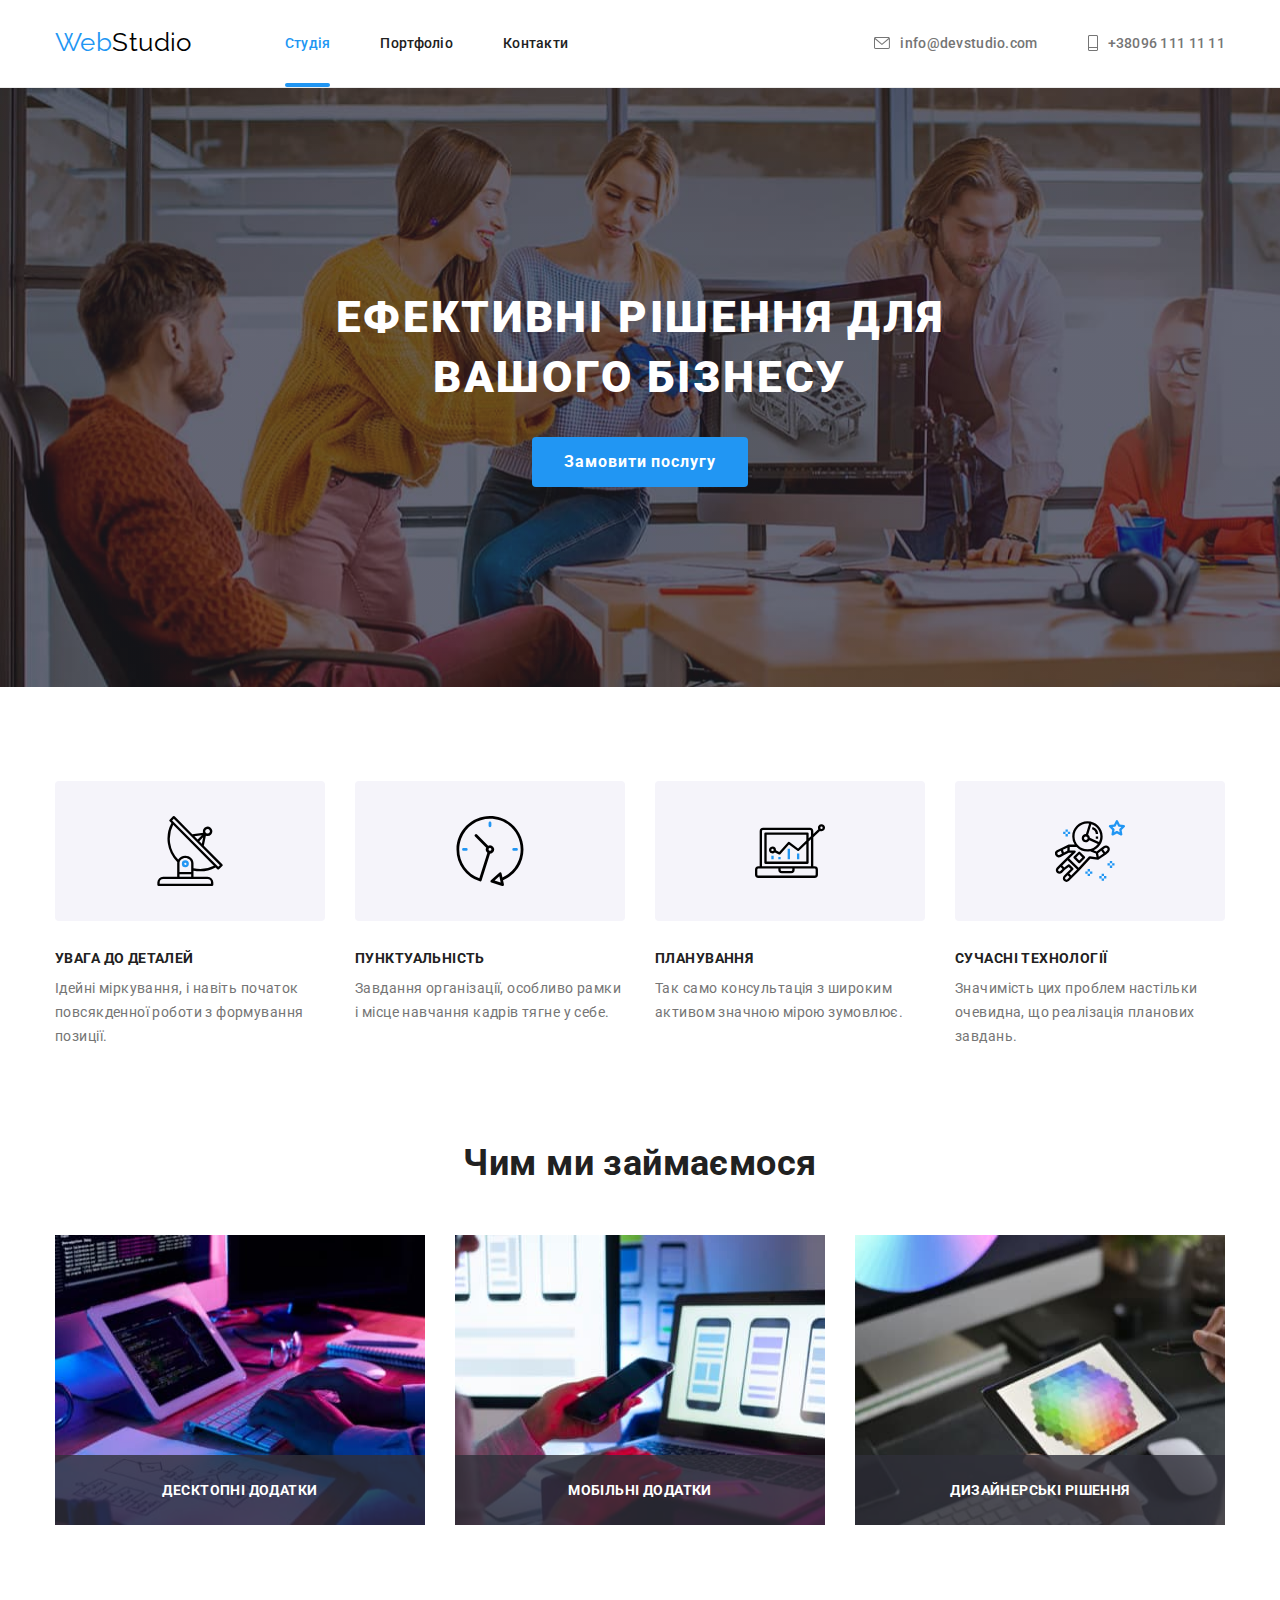
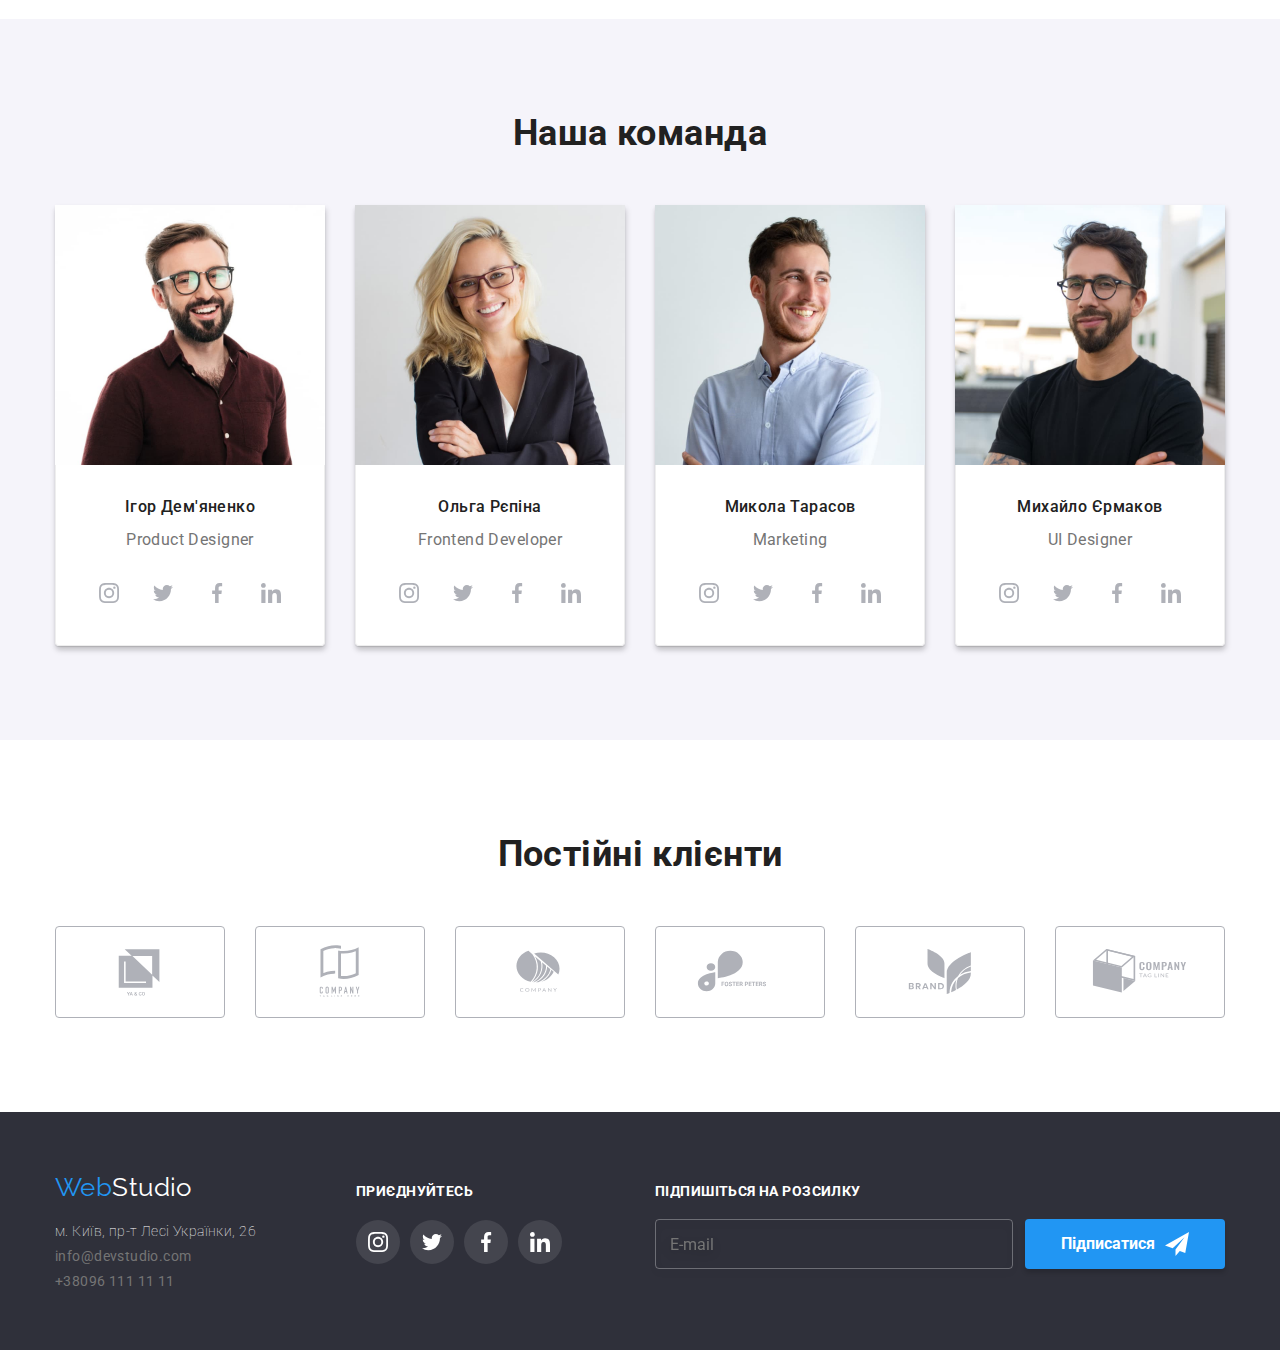
<file: index.html>
<!DOCTYPE html>
<html lang="uk">
<head>
  <meta charset="UTF-8">
  <meta http-equiv="X-UA-Compatible" content="IE=edge">
  <meta name="viewport" content="width=device-width, initial-scale=1.0">
  <title>WebStudio</title>
  <link rel="preconnect" href="https://fonts.googleapis.com">
  <link rel="preconnect" href="https://fonts.gstatic.com" crossorigin>
  <link href="https://fonts.googleapis.com/css2?family=Raleway:wght@700&family=Roboto:wght@400;500;700;900&display=swap" rel="stylesheet">
  <link rel="stylesheet" href="https://cdnjs.cloudflare.com/ajax/libs/modern-normalize/1.1.0/modern-normalize.min.css">
  <link rel="stylesheet" href="./css/style.css">
</head>
<body>
  <!-- header -->
  <header class="border">
    <div class="nav-section container">
      <nav class="site-nav">
        <div class="nav-logo">
          <a href="./index.html"><span class="logo-webstudio logo-web" >Web</span><span class="logo-webstudio logo-studio">Studio</span></a>
        </div>
        <ul class="nav-title">
          <li class="nav-item"><a class="nav-link current" href="./index.html">Студія</a></li>
          <li class="nav-item"><a class="nav-link" href="./portfolio.html">Портфоліо</a></li>
          <li class="nav-item"><a class="nav-link" href="">Контакти</a></li>
        </ul>
      </nav> 
        <ul class="nav-title"> 
          <li class="nav-item">
            <a class="info nav-link " href="mailto:info@devstudio.com">
              <svg class="contact-icon" width="16" height="12">
                <use href="./img/icon/symbol-defs.svg#icon-envelope"></use>
              </svg>info@devstudio.com</a>
          </li>
          <li class="nav-item">
            <a class="info nav-link" href="tel:+380961111111">
              <svg class="contact-icon" width="10" height="16">
                <use href="./img/icon/symbol-defs.svg#icon-vector"></use>
              </svg>+38096 111 11 11</a>
          </li>
        </ul>  
      </div>   
  </header>
  <!-- main -->
  <main>
    <section class="hero-color">
      <div class=" container">
        <h1 class="hero-title">ЕФЕКТИВНI РIШЕННЯ ДЛЯ <br>ВАШОГО БIЗНЕСУ</h1>
          <button data-modal-open="" class="button" type="button" >Замовити послугу</button>
      </div>
    </section>
    <section class=" feature-section ">
      <div class="container">
        <h2 class="hide-title">area</h2>
        <ul class="feature-title">
          <li class="feature-item">
            <div class="bloc-icon">
              <svg class="feature-icon" width="70" height="70">
                <use href="./img/icon/symbol-defs.svg#icon-antenna"></use>
              </svg>
            </div>
            <h3 class="feature">УВАГА ДО ДЕТАЛЕЙ</h3>
            <p class="feature-text">Ідейні міркування, і навіть початок повсякденної роботи з формування позиції.</p>
          </li>
          <li class="feature-item">
            <div class="bloc-icon">
              <svg class="feature-icon" width="70" height="70">
                <use href="./img/icon/symbol-defs.svg#icon-clock"></use>
              </svg>
            </div>
          <h3 class="feature">ПУНКТУАЛЬНІСТЬ</h3>
            <p class="feature-text">Завдання організації, особливо рамки і місце навчання кадрів тягне у себе.</p>
          </li>
          <li class="feature-item">
            <div class="bloc-icon">
              <svg class="feature-icon" width="70" height="70">
                <use href="./img/icon/symbol-defs.svg#icon-diagram"></use>
              </svg>
            </div>
            <h3 class="feature">ПЛАНУВАННЯ</h3>
            <p class="feature-text">Так само консультація з широким активом значною мірою зумовлює.</p>
          </li>
          <li class="feature-item">
            <div class="bloc-icon">
              <svg class="feature-icon" width="70" height="70">
                <use href="./img/icon/symbol-defs.svg#icon-astronaut"></use>
              </svg>
            </div>
            <h3 class="feature">СУЧАСНІ ТЕХНОЛОГІЇ</h3>
            <p class="feature-text">Значимість цих проблем настільки очевидна, що реалізація планових завдань.</p>
          </li>
        </ul>
      </div>  
    </section>
    <section class="hero">
      <div class="container">
        <h2 class="section-name">Чим ми займаємося</h2>
        <ul class="box-title">
          <li class="box-item"><img class="img" src="./img/directions/box_1.jpg" alt="box_1" width="370" height="290">
            <div class="box-text">
              <p class="text">Десктопні додатки</p>
            </div>
          </li>
          <li class="box-item"><img class="img" src="./img/directions/box_2.jpg" alt="box_2" width="370" height="290">
            <div class="box-text">
              <p class="text">Мобільні додатки</p>
            </div>
          </li>
          <li class="box-item"><img class="img" src="./img/directions/box_3.jpg" alt="box_3" width="370" height="290">
            <div class="box-text">
              <p class="text">Дизайнерські рішення</p>
            </div>
          </li>
        </ul>
      </div>
    </section>
    <section class="team-section hero">
      <div class="container">
        <h2 class="section-name">Наша команда</h2>
        <ul class="team-title">
          <li class="team-item">
            <img class="img" src="./img/team-card/team_card_1.jpg" alt="Ігор Дем'яненко" width="270" height="260">
            <div class="team-box">
              <h3 class="team">Ігор Дем'яненко</h3>
              <p class="direction">Product Designer</p>
              <ul class="social-title">
                <li class="social-item">
                  <a 
                  class="social-link"
                  href="https://www.instagram.com/" 
                  target="_blank"
                  rel="nofollow noreferrer noopener" 
                  aria-label="instagram icon">
                    <svg class="social-icon" width="20" height="20">
                      <use href="./img/icon/symbol-defs.svg#icon-instagram"></use>
                    </svg>
                  </a>
                </li>
                <li class="social-item">
                  <a 
                  class="social-link" 
                  href="https://twitter.com/"
                  target="_blank"
                  rel="nofollow noreferrer noopener" 
                  aria-label="twitter icon">
                    <svg class="social-icon" width="20" height="20">
                      <use href="./img/icon/symbol-defs.svg#icon-twitter"></use>
                    </svg>
                  </a>
                </li>
                <li class="social-item">
                  <a
                  class="social-link" 
                  href="https://www.facebook.com/"
                  target="_blank" 
                  aria-label="facebook icon">
                    <svg class="social-icon" width="20" height="20">
                      <use href="./img/icon/symbol-defs.svg#icon-facebook"></use>
                    </svg>
                  </a>
                </li>
                <li class="social-item">
                  <a 
                  class="social-link" 
                  href="https://www.linkedin.com/"
                  target="_blank"
                  rel="nofollow noreferrer noopener"
                  aria-label="linkedin icon">
                    <svg class="social-icon" width="20" height="20">
                      <use href="./img/icon/symbol-defs.svg#icon-linkedin"></use>
                    </svg>
                  </a>
                </li>
              </ul>
            </div>
          <li class="team-item">
            <img class="img" src="./img/team-card/team_card_2.jpg" alt="Ольга Рєпіна" width="270" height="260">
            <div class="team-box">
              <h3 class="team">Ольга Рєпіна</h3>
              <p class="direction">Frontend Developer</p>
              <ul class="social-title">
                <li class="social-item">
                  <a 
                  class="social-link"
                  href="https://www.instagram.com/" 
                  target="_blank"
                  rel="nofollow noreferrer noopener" 
                  aria-label="instagram icon">
                    <svg class="social-icon" width="20" height="20">
                      <use href="./img/icon/symbol-defs.svg#icon-instagram"></use>
                    </svg>
                  </a>
                </li>
                <li class="social-item">
                  <a 
                  class="social-link" 
                  href="https://twitter.com/"
                  target="_blank"
                  rel="nofollow noreferrer noopener" 
                  aria-label="twitter icon">
                    <svg class="social-icon" width="20" height="20">
                      <use href="./img/icon/symbol-defs.svg#icon-twitter"></use>
                    </svg>
                  </a>
                </li>
                <li class="social-item">
                  <a
                  class="social-link" 
                  href="https://www.facebook.com/"
                  target="_blank"
                  rel="nofollow noreferrer noopener" 
                  aria-label="facebook icon">
                    <svg class="social-icon" width="20" height="20">
                      <use href="./img/icon/symbol-defs.svg#icon-facebook"></use>
                    </svg>
                  </a>
                </li>
                <li class="social-item">
                  <a 
                  class="social-link" 
                  href="https://www.linkedin.com/"
                  target="_blank"
                  rel="nofollow noreferrer noopener"
                  aria-label="linkedin icon">
                    <svg class="social-icon" width="20" height="20">
                      <use href="./img/icon/symbol-defs.svg#icon-linkedin"></use>
                    </svg>
                  </a>
                </li>
              </ul>
            </div>
          </li>
          <li class="team-item">
            <img class="img" src="./img/team-card/team_card_3.jpg" alt="Микола Тарасов" width="270" height="260">
            <div class="team-box">
              <h3 class="team">Микола Тарасов</h3>
              <p class="direction">Marketing</p>
              <ul class="social-title">
                <li class="social-item">
                  <a 
                  class="social-link"
                  href="https://www.instagram.com/" 
                  target="_blank"
                  rel="nofollow noreferrer noopener" 
                  aria-label="instagram icon">
                    <svg class="social-icon" width="20" height="20">
                      <use href="./img/icon/symbol-defs.svg#icon-instagram"></use>
                    </svg>
                  </a>
                </li>
                <li class="social-item">
                  <a 
                  class="social-link" 
                  href="https://twitter.com/"
                  target="_blank"
                  rel="nofollow noreferrer noopener" 
                  aria-label="twitter icon">
                    <svg class="social-icon" width="20" height="20">
                      <use href="./img/icon/symbol-defs.svg#icon-twitter"></use>
                    </svg>
                  </a>
                </li>
                <li class="social-item">
                  <a
                  class="social-link" 
                  href="https://www.facebook.com/"
                  target="_blank" 
                  rel="nofollow noreferrer noopener"
                  aria-label="facebook icon">
                    <svg class="social-icon" width="20" height="20">
                      <use href="./img/icon/symbol-defs.svg#icon-facebook"></use>
                    </svg>
                  </a>
                </li>
                <li class="social-item">
                  <a 
                  class="social-link" 
                  href="https://www.linkedin.com/"
                  target="_blank"
                  rel="nofollow noreferrer noopener"
                  aria-label="linkedin icon">
                    <svg class="social-icon" width="20" height="20">
                      <use href="./img/icon/symbol-defs.svg#icon-linkedin"></use>
                    </svg>
                  </a>
                </li>
              </ul>
            </div>
          </li>
          <li class="team-item">
            <img  class="img" src="./img/team-card/team_card_4.jpg" alt="Михайло Єрмаков" width="270" height="260">
            <div class="team-box">
              <h3 class="team">Михайло Єрмаков</h3>
              <p class="direction">UI Designer</p>
              <ul class="social-title">
                <li class="social-item">
                  <a 
                  class="social-link"
                  href="https://www.instagram.com/" 
                  target="_blank"
                  rel="nofollow noreferrer noopener" 
                  aria-label="instagram icon">
                    <svg class="social-icon" width="20" height="20">
                      <use href="./img/icon/symbol-defs.svg#icon-instagram"></use>
                    </svg>
                  </a>
                </li>
                <li class="social-item">
                  <a 
                  class="social-link" 
                  href="https://twitter.com/"
                  target="_blank"
                  rel="nofollow noreferrer noopener" 
                  aria-label="twitter icon">
                    <svg class="social-icon" width="20" height="20">
                      <use href="./img/icon/symbol-defs.svg#icon-twitter"></use>
                    </svg>
                  </a>
                </li>
                <li class="social-item">
                  <a
                  class="social-link" 
                  href="https://www.facebook.com/"
                  target="_blank" 
                  rel="nofollow noreferrer noopener"
                  aria-label="facebook icon">
                    <svg class="social-icon" width="20" height="20">
                      <use href="./img/icon/symbol-defs.svg#icon-facebook"></use>
                    </svg>
                  </a>
                </li>
                <li class="social-item">
                  <a 
                  class="social-link" 
                  href="https://www.linkedin.com/"
                  target="_blank"
                  rel="nofollow noreferrer noopener"
                  aria-label="linkedin icon">
                    <svg class="social-icon" width="20" height="20">
                      <use href="./img/icon/symbol-defs.svg#icon-linkedin"></use>
                    </svg>
                  </a>
                </li>
              </ul>
            </div>
          </li>
        </ul>
      </div>
    </section>
    <section class="client">
      <div class="container">
        <h2 class="section-name">Постійні клієнти</h2>
        <ul class="client-title">
          <li class="client-item">
            <a href="" class="client-link">
            <svg class="client-icon" width="106" height="60">
              <use href="./img/icon/symbol-defs.svg#icon-logo-1"></use>
            </svg>
            </a>
        </li>
          <li class="client-item"><a href="" class="client-link">
            <svg class="client-icon" width="106" height="60">
              <use href="./img/icon/symbol-defs.svg#icon-logo-2"></use>
            </svg>
          </a>
        </li>
          <li class="client-item"><a href="" class="client-link">
            <svg class="client-icon" width="106" height="60">
              <use href="./img/icon/symbol-defs.svg#icon-logo-3"></use>
            </svg>
          </a>
        </li>
          <li class="client-item"><a href="" class="client-link">
            <svg class="client-icon" width="106" height="60">
              <use href="./img/icon/symbol-defs.svg#icon-logo-4"></use>
            </svg>
          </a>
        </li>
          <li class="client-item"><a href="" class="client-link">
            <svg class="client-icon" width="106" height="60">
              <use href="./img/icon/symbol-defs.svg#icon-logo-5"></use>
            </svg>
          </a>
        </li>
          <li class="client-item"><a href="" class="client-link">
            <svg class="client-icon" width="106" height="60">
              <use href="./img/icon/symbol-defs.svg#icon-logo-6"></use>
            </svg>
          </a>
        </li>
        </ul>  
      </div>
    </section>
  </main>
  <!-- footer -->
  <footer class="nav-footer">
    <div class="container social-footer">
      <div class="footer-contact">
        <a class="footer-logo" href="./index.html"><span class="logo-webstudio logo-web">Web</span><span class="logo-webstudio logo-studio-footer">Studio</span></a>
        <address>  
          <ul class="footer-title">  
            <li class="footer-item">
              <a class="location" href="#">м. Київ, пр-т Лесі Українки, 26</a>
            </li>
            <li class="footer-item">
              <a class="info head-title " href="mailto:info@devstudio.com">info@devstudio.com</a>
            </li>
            <li class="footer-item">
              <a class="info head-title" href="tel:+380961111111">+38096 111 11 11</a>
            </li>
          </ul>
        </address>
      </div>
      <div class="social">
        <p class="social-text">приєднуйтесь</p>
        <ul class="social-title">
          <li class="social-item">
            <a 
            class="social-link social-link-footer"
            href="https://www.instagram.com/" 
            target="_blank"
            rel="nofollow noreferrer noopener" 
            aria-label="instagram icon">
              <svg class=" social-icon social-icon-footer" width="20" height="20">
                <use href="./img/icon/symbol-defs.svg#icon-instagram"></use>
              </svg>
            </a>
          </li>
          <li class="social-item">
            <a 
            class="social-link social-link-footer" 
            href="https://twitter.com/"
            target="_blank"
            rel="nofollow noreferrer noopener" 
            aria-label="twitter icon">
              <svg class=" social-icon social-icon-footer" width="20" height="20">
                <use href="./img/icon/symbol-defs.svg#icon-twitter"></use>
              </svg>
            </a>
          </li>
          <li class="social-item">
            <a
            class="social-link social-link-footer" 
            href="https://www.facebook.com/"
            target="_blank" 
            aria-label="facebook icon ">
              <svg class=" social-icon social-icon-footer" width="20" height="20">
                <use href="./img/icon/symbol-defs.svg#icon-facebook"></use>
              </svg>
            </a>
          </li>
          <li class="social-item">
            <a 
            class="social-link social-link-footer" 
            href="https://www.linkedin.com/"
            target="_blank"
            rel="nofollow noreferrer noopener"
            aria-label="linkedin icon">
              <svg class=" social-icon social-icon-footer" width="20" height="20">
                <use href="./img/icon/symbol-defs.svg#icon-linkedin"></use>
              </svg>
            </a>
          </li>
        </ul>
      </div>
      <div class="share">
        <form >
          <label class="subscribe" for="user-email">Підпишіться на розсилку</label>
          <div class="mail-form">
            <input class="user-mail" type="email" name="email" id="user-email" placeholder="   E-mail">
            <button class="btn-share" type="submit" >
              <span> Підписатися </span>
                <svg class="footer-sub-icon" width="24" height="24">
                  <use href="./img/icon/symbol-defs.svg#icon-icon-send"></use>
              </svg>
            </button>
          </div>
        </form>
      </div>
    </div>
  </footer>
  <div data-modal=""  class="backdrop is-hidden" >
    <div class="model" >
      <p class="form-info">Залиште свої дані, ми вам передзвонимо</p>
    <form class="model-form" >
      <ul >
        <li class="user-form-item">
          <label class="user-form">
            <span class="input-name">Ім'я</span> 
            <input class="user-form-name" name="user-name" type="text">
            <svg class="form-icon" width="18" height="18">
              <use href="./img/icon/symbol-defs.svg#icon-person-black"></use>
            </svg>
          </label>
        </li>
        <li class="user-form-item">
          <label class="user-form">
            <span class="input-name">Телефон</span> 
            <input class="user-form-name" name="phone" type="text">
            <svg class="form-icon" width="18" height="18">
              <use href="./img/icon/symbol-defs.svg#icon-phone-black"></use>
            </svg>
          </label>
        </li>
        <li class="user-form-item">
          <label class="user-form">
            <span class="input-name"> Пошта</span>
            <input class="user-form-name" name="mail" type="text">
            <svg class="form-icon" width="18" height="18">
              <use href="./img/icon/symbol-defs.svg#icon-email-black"></use>
            </svg>
          </label>
        </li>
        <li class="user-form-item">
          <label class="user-form">
          <span class="input-name">Коментар</span>
          <textarea  class="user-form-name comments" name="feedback"  placeholder="Введіть текст"></textarea>
          </label>
        </li>
      </ul>
      <div class="agreement">
          <label class="agreement-text">
          <input class="checkbox" type="checkbox" name="agreement"  >Погоджуюся з розсилкою та приймаю   
          
          <svg class="check-icon" width="15" height="16">
            <use class="checked" href="./img/icon/symbol-defs.svg#icon-check"></use>
            <use class="unchecked" href="./img/icon/symbol-defs.svg#icon-uncheck"></use>
          </svg>
          <a class="treaty" href="#">&nbsp;Умови договору</a>
          </label>
      <button class="send-btn" type="submit">Відправити</button>
    </div>
    </form>
      <button data-modal-close="" class="close-btn" type="button" >
        <svg class="" width="18" height="18">
          <use href="./img/icon/symbol-defs.svg#icon-close-black"></use>
        </svg>
      </button>
    </div>
  </div>
<script src="./js/modal.js"></script>
</body>
</html>
</file>
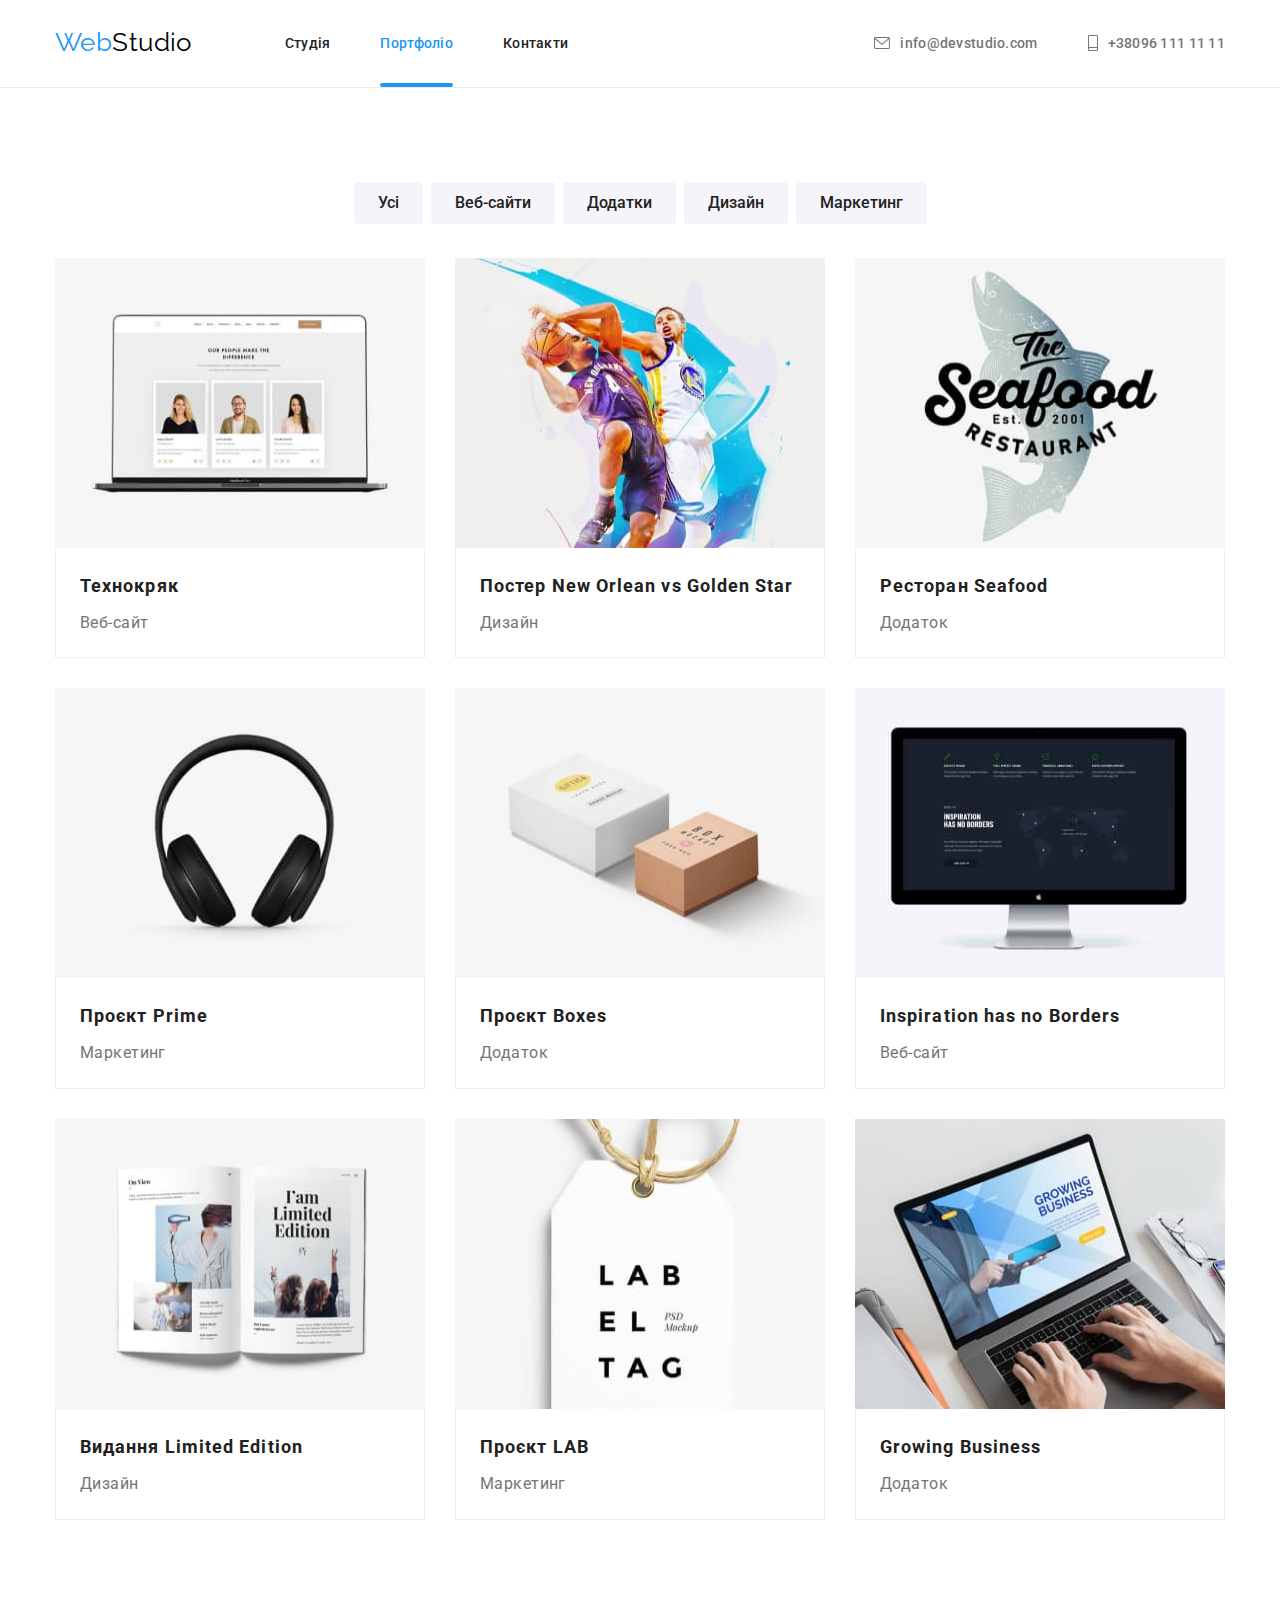
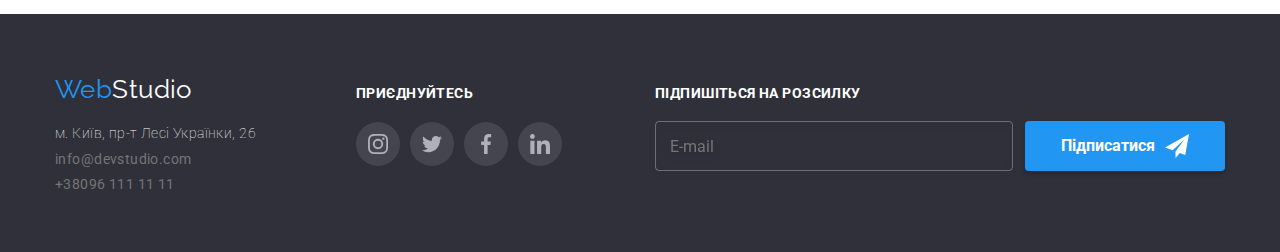
<file: portfolio.html>
<!DOCTYPE html>
<html lang="uk">
<head>
    <meta charset="UTF-8">
    <meta http-equiv="X-UA-Compatible" content="IE=edge">
    <meta name="viewport" content="width=device-width, initial-scale=1.0">
    <title>Portfolio</title>
    <link rel="preconnect" href="https://fonts.googleapis.com">
    <link rel="preconnect" href="https://fonts.gstatic.com" crossorigin>
    <link href="https://fonts.googleapis.com/css2?family=Raleway:wght@700&family=Roboto:wght@400;500;700;900&display=swap" rel="stylesheet">
    <link rel="stylesheet" href="https://cdnjs.cloudflare.com/ajax/libs/modern-normalize/1.1.0/modern-normalize.min.css">
    <link rel="stylesheet" href="./css/style.css">
</head>
<body>
   <!--  header  -->
  <header class="border">
    <div class="nav-section container">
      <nav class="site-nav">
        <div class="nav-logo" >
          <a class="link-logo" href="./index.html"><span class="logo-webstudio logo-web">Web</span><span  class="logo-webstudio logo-studio">Studio</span></a>
        </div>
        <ul class="nav-title">
          <li class="nav-item"><a class="nav-link" href="./index.html">Студія</a></li>
          <li class="nav-item"><a class=" current nav-link " href="./portfolio.html">Портфоліо</a></li>
          <li class="nav-item"><a class="nav-link" href="">Контакти</a></li>
        </ul>
      </nav> 
      <ul class="nav-title"> 
        <li class="nav-item">
          <a class="info nav-link " href="mailto:info@devstudio.com">
            <svg class="contact-icon" width="16" height="12">
              <use href="./img/icon/symbol-defs.svg#icon-envelope"></use>
            </svg>info@devstudio.com</a>
        </li>
        <li class="nav-item">
          <a class="info nav-link" href="tel:+380961111111">
            <svg class="contact-icon" width="10" height="16">
              <use href="./img/icon/symbol-defs.svg#icon-vector"></use>
            </svg>+38096 111 11 11</a>
        </li>
      </ul>
    </div>
  </header>
    <!-- main -->
    <main>
      <section class="project-list">
        <div class="container ">
          <h1 class="hide-title">Портфоліо</h1>
            <ul class="btn-title">
              <li class="btn-item" ><button class="btn" type="button">Усі</button></li>
              <li class="btn-item" ><button class="btn" type="button">Веб-сайти</button></li>
              <li class="btn-item" ><button class="btn" type="button">Додатки</button></li>
              <li class="btn-item" ><button class="btn" type="button">Дизайн</button></li>
              <li class="btn-item" ><button class="btn" type="button">Маркетинг</button></li>
            </ul>
            <ul class="project-title">
              <li class="project-item">
                <a class="project-link" href="#">
                  <div class="project-info">
                    <img class="img" src="./img/portfolio/img_portfolio_1.jpg"  alt="project-1" width="370" height="290">
                    <div class="project-info-hover">
                      <p>Ресурс пропонує комплексні пропозиції з різним рівнем функціоналу та сервісів. Все це дозволить відвідувачу отримати вичерпні відомості про компанію чи приватну особу.</p>
                    </div>
                  </div>
                    <div class="project-box">
                      <h2 class="project">Технокряк</h2>
                      <p class="project-name">Веб-сайт</p>
                    </div>
                </a>
              </li>
              <li class="project-item">
                <a class="project-link" href="#">
                  <div class="project-info">
                    <img class="img" src="./img/portfolio/img_portfolio_2.jpg" alt="project-2" width="370" height="290">
                    <div class="project-info-hover">
                      <p>Ресурс пропонує комплексні пропозиції з різним рівнем функціоналу та сервісів. Все це дозволить відвідувачу отримати вичерпні відомості про компанію чи приватну особу.</p>
                    </div>
                  </div>
                  <div class="project-box">
                    <h2 class="project">Постер New Orlean vs Golden Star</h2>
                    <p class="project-name">Дизайн</p>
                  </div>
                </a>
              </li>
              <li class="project-item">
                <a class="project-link" href="#">
                  <div class="project-info">
                      <img class="img" src="./img/portfolio/img_portfolio_3.jpg" alt="project-3" width="370" height="290">
                      <div class="project-info-hover">
                        <p>Ресурс пропонує комплексні пропозиції з різним рівнем функціоналу та сервісів. Все це дозволить відвідувачу отримати вичерпні відомості про компанію чи приватну особу.</p>
                      </div>
                  </div>
                  <div class="project-box"> 
                    <h2 class="project">Ресторан Seafood</h2>
                    <p class="project-name">Додаток</p>
                  </div>
                </a>
              </li>
              <li class="project-item">
                <a class="project-link" href="">
                  <div class="project-info">
                    <img class="img" src="./img/portfolio/img_portfolio_4.jpg" alt="project-4" width="370" height="290">
                    <div class="project-info-hover">
                      <p>Ресурс пропонує комплексні пропозиції з різним рівнем функціоналу та сервісів. Все це дозволить відвідувачу отримати вичерпні відомості про компанію чи приватну особу.</p>
                    </div>
                  </div>
                  <div class="project-box">
                    <h2 class="project">Проєкт Prime</h2>
                    <p class="project-name">Маркетинг</p>
                  </div>
                </a>
              </li>
              <li class="project-item">
                <a class="project-link" href="#">
                  <div class="project-info">
                    <img class="img" src="./img/portfolio/img_portfolio_5.jpg" alt="project-5" width="370" height="290">
                    <div class="project-info-hover">
                      <p>Ресурс пропонує комплексні пропозиції з різним рівнем функціоналу та сервісів. Все це дозволить відвідувачу отримати вичерпні відомості про компанію чи приватну особу.</p>
                    </div>
                  </div>
                  <div class="project-box">
                    <h2 class="project">Проєкт Boxes</h2>
                    <p class="project-name">Додаток</p>
                  </div>
                </a>
              </li>
              <li class="project-item">
                <a class="project-link" href="">
                  <div class="project-info">
                    <img class="img" src="./img/portfolio/img_portfolio_6.jpg" alt="project-6" width="370" height="290">
                    <div class="project-info-hover">
                      <p>Ресурс пропонує комплексні пропозиції з різним рівнем функціоналу та сервісів. Все це дозволить відвідувачу отримати вичерпні відомості про компанію чи приватну особу.</p>
                    </div>
                  </div>
                  <div class="project-box">
                    <h2 class="project">Inspiration has no Borders</h2>
                    <p class="project-name">Веб-сайт</p>
                  </div>
                </a>
              </li>
              <li class="project-item">
                <a class="project-link" href="#">
                  <div class="project-info">
                    <img class="img" src="./img/portfolio/img_portfolio_7.jpg" alt="project-7" width="370" height="290">
                    <div class="project-info-hover">
                      <p>Ресурс пропонує комплексні пропозиції з різним рівнем функціоналу та сервісів. Все це дозволить відвідувачу отримати вичерпні відомості про компанію чи приватну особу.</p>
                    </div>
                  </div>
                  <div class="project-box">
                    <h2 class="project">Видання Limited Edition</h2>
                    <p class="project-name">Дизайн</p>
                  </div>
                </a>
              </li>
              <li class="project-item">
                <a class="project-link" href="#">
                  <div class="project-info">
                    <img class="img" src="./img/portfolio/img_portfolio_8.jpg" alt="project-8" width="370" height="290">
                    <div class="project-info-hover">
                      <p>Ресурс пропонує комплексні пропозиції з різним рівнем функціоналу та сервісів. Все це дозволить відвідувачу отримати вичерпні відомості про компанію чи приватну особу.</p>
                    </div>
                  </div>
                  <div class="project-box">
                    <h2 class="project">Проєкт LAB</h2>
                    <p class="project-name">Маркетинг</p>
                  </div>
                </a>
              </li>
              <li class="project-item">
                <a class="project-link" href="#">
                  <div class="project-info">
                    <img class="img" src="./img/portfolio/img_portfolio_9.jpg" alt="project-9" width="370" height="290">
                    <div class="project-info-hover">
                      <p>Ресурс пропонує комплексні пропозиції з різним рівнем функціоналу та сервісів. Все це дозволить відвідувачу отримати вичерпні відомості про компанію чи приватну особу.</p>
                    </div>
                  </div>
                  <div class="project-box">
                    <h2 class="project">Growing Business</h2>
                    <p class="project-name">Додаток</p>
                  </div>
                </a>
              </li>
            </ul>
          </div>  
    </section>
  </main>
   <!-- footer -->
   <footer class="nav-footer">
    <div class="container social-footer">
      <div class="footer-contact">
        <a class="footer-logo" href="./index.html"><span class="logo-webstudio logo-web">Web</span><span class="logo-webstudio logo-studio-footer">Studio</span></a>
        <address>  
          <ul class="footer-title">  
            <li class="footer-item">
              <a class="location" href="#">м. Київ, пр-т Лесі Українки, 26</a>
            </li>
            <li class="footer-item">
              <a class="info head-title " href="mailto:info@devstudio.com">info@devstudio.com</a>
            </li>
            <li class="footer-item">
              <a class="info head-title" href="tel:+380961111111">+38096 111 11 11</a>
            </li>
          </ul>
        </address>
      </div>
      <div class="social">
        <p class="social-text">приєднуйтесь</p>
        <ul class="social-title">
          <li class="social-item">
            <a 
            class="social-link social-link-footer"
            href="https://www.instagram.com/" 
            target="_blank"
            rel="nofollow noreferrer noopener" 
            aria-label="instagram icon">
              <svg class=" social-icon social-icon-" width="20" height="20">
                <use href="./img/icon/symbol-defs.svg#icon-instagram"></use>
              </svg>
            </a>
          </li>
          <li class="social-item">
            <a 
            class="social-link social-link-footer" 
            href="https://twitter.com/"
            target="_blank"
            rel="nofollow noreferrer noopener" 
            aria-label="twitter icon">
              <svg class=" social-icon social-icon-" width="20" height="20">
                <use href="./img/icon/symbol-defs.svg#icon-twitter"></use>
              </svg>
            </a>
          </li>
          <li class="social-item">
            <a
            class="social-link social-link-footer" 
            href="https://www.facebook.com/"
            target="_blank" 
            aria-label="facebook icon">
              <svg class=" social-icon social-icon-" width="20" height="20">
                <use href="./img/icon/symbol-defs.svg#icon-facebook"></use>
              </svg>
            </a>
          </li>
          <li class="social-item">
            <a 
            class="social-link social-link-footer" 
            href="https://www.linkedin.com/"
            target="_blank"
            rel="nofollow noreferrer noopener"
            aria-label="linkedin icon">
              <svg class=" social-icon social-icon-" width="20" height="20">
                <use href="./img/icon/symbol-defs.svg#icon-linkedin"></use>
              </svg>
            </a>
          </li>
        </ul>
      </div>
      <div class="share">
        <form >
          <label class="subscribe" for="user-email">Підпишіться на розсилку</label>
          <div class="mail-form">
            <input class="user-mail" type="email" name="email" id="user-email" placeholder="   E-mail">
            <button class="btn-share" type="submit" >
              <span> Підписатися </span>
                <svg class="footer-sub-icon" width="24" height="24">
                  <use href="./img/icon/symbol-defs.svg#icon-icon-send"></use>
              </svg>
            </button>
          </div>
        </form>
      </div>
    </div>
  </footer>
 
</body>
</html>
</file>
<file: css/style.css>
:root {
    --title-color: #FFFFFF;
    --text-color:#757575;
    --name-color: #212121;
    --btn-color: #2196F3;
    --section-color: #2F303A;
    --logo-studio-color: #000000;
    --background-btn-color: #F5F4FA;

    --background-animation:background-color 250ms cubic-bezier(0.4, 0, 0.2, 1);
    --color-animation:color 250ms cubic-bezier(0.4, 0, 0.2, 1);
    --icon-animation:fill 250ms cubic-bezier(0.4, 0, 0.2, 1);
    --border-animation:border-color 250ms cubic-bezier(0.4, 0, 0.2, 1);
}           

body {
    background-color: var(--title-color) ;
    color: var(--text-color);
    font-family: 'Roboto', sans-serif;
    font-size: 14px;
    letter-spacing: 0.03em;
}

.container {
    width: 1200px;
    margin: 0 auto;
    padding: 0 15px;
}

ul {
    list-style-type: none;
    margin: 0;
    padding: 0;
}

a {
    text-decoration: none;
    color: inherit;
    margin: 0;
    padding: 0;
}    

p {
    margin: 0 ;
    padding: 0 ;
}

h1, h2, h3, h4, h5, h6 {
    margin: 0;
    padding: 0;
}

.hide-title {
    position: absolute;
    width: 1px;
    height: 1px;
    margin: -1px;
    border: 0;
    padding: 0;
    
    white-space: nowrap;
    clip-path: inset(100%);
    clip: rect(0 0 0 0);
    overflow: hidden;
}

/* header */



.logo-webstudio {
    font-family: 'Raleway', sans-serif;
    font-size: 26px;
    Line-height: 1.2;
}

.logo-web {
    color: var(--btn-color) ;
}

.logo-studio {
    color: var(--logo-studio-color);
}

.logo-studio-footer {
    color: var(--title-color);
}

.nav-section{
    display: flex;
    flex-direction: row;
    align-items: center;
    justify-content: space-between;
}

.border {
    border-bottom: 1px solid #ECECEC;
}

li>.current{
    color: var(--btn-color);
    position: relative;
}

.current::after {
    content: "";
    display: block;
    position: absolute;
    width: 100%;
    height: 4px;
    background-color: var(--btn-color);
    bottom: 0;
    border-radius: 2px;
}

.nav-logo {
    display: flex;
    margin-right: 93px;
    padding-top: 24px;
    padding-bottom: 25px;
}

.nav-title {
    display: flex;
    padding-left: 0;
}

.site-nav {
    display: flex;
    align-items: center;
}

.nav-link {
    display: block;
    padding-top: 32px;
    padding-bottom:  32px;
    line-height: 1.62;
    letter-spacing: 0.02em;
    font-weight: 500;

    color: var(--name-color);
    transition: var(--color-animation);
}

.nav-link:hover, .nav-link:focus {
    color: var(--btn-color);
}

.nav-item {
    margin-right: 50px;
}

.nav-item:last-child {
    margin-right: 0;
}

.info {
    font-style: normal;
    display: flex;
    align-items: center;
    color: var(--text-color);
    font-style: normal;
}

.location {
    font-style: normal;
    font-weight: 1.7;

    color: var(--title-color);
}

.contact-icon {
    margin-right: 10px;
    fill: currentColor;
}

/* main studio*/

.hero-color {
    background-color: var(--section-color);
    background-image: linear-gradient(to right, rgba(47, 48, 58, 0.4), rgba(47, 48, 58, 0.4)),
    url(../img/hero-img/Img.jpg);
    background-repeat: no-repeat;
    margin-left: auto;
    margin-right: auto;
    max-width: 1600px;      
    padding-top: 200px;
    padding-bottom: 200px;
    text-align: center;
}
 
.hero-title {   
    font-weight: 900;
    font-size: 44px;
    line-height: 1.36;      
    letter-spacing: 0.06em;
    display: flex;
    justify-content: center;
    margin-bottom: 30px;
    text-align: center;

    color: var(--title-color);
}

.button {
    font-weight: 700;
    font-family: inherit;
    cursor: pointer;
    display: inline-flex;
    justify-content: center;
    align-items: center;
    font-size: 16px;
    line-height: 1.875;
    letter-spacing: 0.06em;
    width: 216px;
    height: 50px;
    border-radius: 4px;
    border: none    ;
    
    color: var(--title-color);
    background-color: var(--btn-color);
    transition: var(--background-animation);
}

.button:hover, .button:focus {
    background-color: #188CE8;
}

.btn-div{
    display: flex;
    justify-content: center;
}

.img {
    display: block;
    
}



.feature-section {
    padding-top: 94px;
}

.feature {
    display: flex;
    font-size: 14px;
    line-height: 1.14;
    margin-bottom: 10px;
    text-align: left;

    color: var(--name-color);
}

.feature-title {
    display: flex;
    align-items: baseline;
    justify-content: center;
}

.feature-item {
    margin-right: 30px;
}

.feature-item:last-child {
    margin: 0;
}

.feature-text {
    
    line-height: 1.71;
    width: 270px;
}
  
.bloc-icon {
    display: flex;
    align-items:center;
    justify-content: center;
    width: 270px;
    height: 140px;
    background-color: #F5F4FA;
    border-radius: 4px;
    margin-bottom: 30px;
}

.section-name {
    font-size: 36px;
    line-height: 1.16;
    margin-bottom: 50px;
    display: flex;
    justify-content: center;

    color: var(--name-color);
}

.box-title {
    display: flex;
}

.box-item {
    margin-right: 30px;
    position: relative;
}

.box-item:last-child {
    margin: 0;
}

.box-text {
    position: absolute;
    width: 100%;
    height: 70px;
    bottom: 0;
    padding: 27px 0;

    background-color:rgba(47, 48, 58, 0.8);
}

.text {
    font-weight: 700;
    text-align: center;
    text-transform: uppercase;

    color:var(--title-color);
}

.team {
    font-weight: 500;
    font-size: 16px;
    line-height: 1.46;
    display: flex;
    justify-content: center;
    
    color: var(--name-color);
}

.team-section {
    background-color: var(--background-btn-color);
}

.team-title {
    display: flex;
}

.team-item {
    margin-right: 30px;
    box-shadow: 
    0px 1px 1px rgba(0, 0, 0, 0.12),
    0px 4px 4px rgba(0, 0, 0, 0.06),
    1px 4px 6px rgba(0, 0, 0, 0.16);
    border-radius: 0px 0px 4px 4px;
}

.team-item:last-child {
    margin: 0;
}

.team-box {
    border-bottom: 1px solid #EEEEEE ;
    border-left: 1px solid #EEEEEE ;
    border-right: 1px solid #EEEEEE ;
    border-radius: 0px 0px 4px 4px;
    padding :30px 0;

    background-color: var(--title-color);
}

.direction {
    font-size: 16px;
    line-height: 1.46;
    margin-top: 10px;
    display: flex;
    justify-content: center;
}

.social-text {
    line-height: 1.14;
    font-weight: 700;
    text-transform: uppercase;

    color: var(--title-color);
}

.social-title{
    display: flex;
    align-items: center;
    justify-content: center;
    gap: 10px;
    margin-top: 20px;
}

.social-link {
    display: flex;
    align-items: center;
    justify-content: center;
    width: 44px;
    height: 44px;
    border-radius: 50%; 

    background-color:var(--title-color);
    transition: var(--background-animation) ;
}

.social-link:focus,
.social-link:hover{
    background-color:var(--btn-color) ;
}

.social-icon {
    fill: #AFB1B8;
    transition:var(--icon-animation);
}

.social-link:focus .social-icon,
.social-link:hover .social-icon {
    fill: var(--title-color);
}

.client {
    padding-top: 94px;
    padding-bottom: 94px;
}

.client-title {
    display: flex;
    align-items: center;
    justify-content: center;
    gap: 30px;
}

.client-link {
    display: flex;
    align-items: center;
    justify-content: center;
    width: 170px;
    height: 92px;
    border-radius: 4px;

    border: 1px solid #AFB1B8;
    color:#AFB1B8 ;
    transition:var(--color-animation) ,var(--border-animation); 
}

.client-link:focus,
.client-link:hover {
    border-color: var(--btn-color);
    color: var(--btn-color);
}

.client-link:focus .client-icon,
.client-link:hover .client-link {
    fill:var(--btn-color) ;
}

.client-icon{
    fill:currentColor;
}

/* main portfolio */

.hero {
    padding-top: 94px;
    padding-bottom: 94px;
}

.project-link {
    display: block;
    transition:box-shadow 250ms cubic-bezier(0.4, 0, 0.2, 1);
}

.project-link:hover,
.project-link:focus {
box-shadow: 
0px 1px 1px rgba(0, 0, 0, 0.12), 
0px 4px 4px rgba(0, 0, 0, 0.06), 
1px 4px 6px rgba(0, 0, 0, 0.16);
}

.project-list{
    padding-top: 94px;
    padding-bottom: 94px;
}

.project-item{
    display: flex;
}

.project-title {
    display: flex;
    flex-wrap: wrap;
    gap: 30px;
}

.project-info{
    display: flex;
    position: relative;
    overflow: hidden;
    width: 370px;
    height: 290px;
}

.project-info-hover {
    position: absolute;
    top: 0;
    left: 0;
    width: 100%;
    height:100%;
    padding: 63px 24px;
    
    background-color:rgba(33, 150, 243, 0.9);

    font-size: 18px;
    line-height: 1.55;
    letter-spacing: 0.03em;
    color: #FFFFFF;

    transform: translateY(100%);
    transition: transform 250ms cubic-bezier(0.4, 0, 0.2, 1);
}

.project-link:hover .project-info-hover,
.project-link:focus .project-info-hover{
    transform: translateY(0);
}

.project-name {
    font-size: 16px;
    line-height: 1.87;
}

.project {
    font-size: 18px;
    line-height: 2;
    letter-spacing: 0.06em;
    margin-bottom: 4px;

    color: var(--name-color);
}

.project-box {
    display: block;
    border-bottom: 1px solid #EEEEEE ;
    border-left: 1px solid #EEEEEE ;
    border-right: 1px solid #EEEEEE ;
    padding :20px 0 20px 24px; 
}

.btn-title {
    display: flex;
    justify-content: center;
    margin-bottom: 34px;
}

.btn {
    font-family: inherit;
    cursor: pointer;
    font-size: 16px;
    line-height: 1.62;
    font-weight: 500;
    border-radius: 4px;
    padding: 6px 22px;
    border-color: transparent;
    background-color: var(--background-btn-color);
    color: var(--name-color);

    transition: var(--background-animation), var(--color-animation) ;
}

.btn-item{
    margin-right: 8px;
}

.btn-item:last-child {
    margin-right: 0;
}

.btn:hover, .btn:focus {
    background-color: var(--btn-color);
    color: var(--title-color);
    box-shadow: 
    0px 3px 1px rgba(0, 0, 0, 0.1), 
    0px 1px 2px rgba(0, 0, 0, 0.08), 
    0px 2px 2px rgba(0, 0, 0, 0.12);
}

  /* footer */

footer {
    background-color: var(--section-color);
}

.nav-footer {
    display: flex;
    flex-direction: row;
    padding-top: 60px ;
    padding-bottom: 60px ;
}

.footer-logo {
    margin-bottom: 20px;
    display: block;
}

.footer-item {
    margin-bottom: 9px;
}

.footer-item:last-child {
    margin: 0;
}

.social {
    margin-right: 93px;
}

.social-footer {
    display: flex;
    align-items: baseline;
}

.footer-contact {
    margin-right: 70px;
}

.footer-title {
    width: 231px;
}

li>.social-link-footer{
    background: rgba(255, 255, 255, 0.1);
}

.social-icon-footer{
    fill: #FFFFFF;
}

.subscribe{
    font-weight: 700;
    text-transform: uppercase;
    color: var(--title-color);

    
    
}

.share {
    display: block;
    align-items: baseline;
}

.mail-form {
    display: flex;
    flex-direction: row;
    margin-top: 20px;
    gap: 12px;
  
} 

.user-mail{
    width: 358px;
    height: 50px;
    color: rgba(255, 255, 255, 0.6);
    border: 1px solid rgba(255, 255, 255, 0.3);
    filter: drop-shadow(0px 4px 4px rgba(0, 0, 0, 0.15));
    border-radius: 4px;
    background-color: transparent;

    font-size: 16px;

}

.btn-share {
    width: 200px;
    height: 50px;
    padding: 0;
    background: #2196F3;
    border-color: transparent;
    box-shadow: 0px 4px 4px rgba(0, 0, 0, 0.15);
    border-radius: 4px;
    color: var(--title-color);

    font-weight: 700;
    font-size: 16px;
    line-height: 30px;
    gap: 10px;

    display: flex;
    align-items: center;
    justify-content: center;
}

/*   Modal window */

.backdrop{
position: fixed;
top: 0;
left: 0;
width: 100%;
height: 100%;
opacity: 1;
visibility: visible;
pointer-events: initial;

background-color: rgba(0, 0, 0, 0.2);
transition: opacity 150ms linear , visibility 150ms linear ;
}

.footer-sub-icon {
fill: var(--title-color);
}

.backdrop.is-hidden {
    opacity: 0;
    visibility: hidden;
    pointer-events: none;
}

.model{
    position: absolute;
    top: 50%;
    left: 50%;
    padding: 40px;
    transform: translate(-50%, -50%);
    width: 528px;
    height: 581px;
    border-radius: 4px;
    background-color:var(--title-color);
}

.model-form{
 display: flex;
 flex-direction: column;   
}

.close-btn{
    position: absolute;
    display: flex;
    align-items: center;
    justify-content: center;
    padding: 0;
    width: 30px;
    height: 30px;
    right: 8px;
    top: 10px;
    border-radius: 50%;
    cursor: pointer;
    background-color: transparent;
    border: 1px solid rgba(0, 0, 0, 0.1);
    box-shadow: 0px 1px 3px rgba(0, 0, 0, 0.12);

    transition: var(--background-animation)
}

.close-btn:focus,
.close-btn:hover{
    fill: var(--btn-color);
}

/* form */

.form-info{
    font-weight: 700;
    font-size: 20px;
    line-height: 1.15;
    text-align: center;
    letter-spacing: 0.03em;

    color: #212121;
    margin-bottom: 20px;
}

.input-name {
    font-size: 12px;
    line-height: 1.16;
    letter-spacing: 0.01em;
    color: var(--text-color)
}
.user-form {
    display: flex;
    flex-direction: column;
    position: relative;
}    

.user-form-item {
    margin-bottom: 10px;
}

.user-form-name{
    margin-top: 4px;
    height: 40px;
    padding-left: 42px;
    box-sizing: border-box;
    border: 1px solid rgba(33, 33, 33, 0.2);
    border-radius: 4px;
    cursor: pointer;
}

.user-form-name:last-child{
    padding: 12px 16px;
}

.user-form-name:focus{
    color: var(--btn-color);
    border-color:var(--btn-color);
    outline: 0;
    outline-offset: 0;
    transition: var(--background-animation)
}

.user-form-name:focus~.form-icon{
    fill: #188CE8;
}

.user-form-item:last-child {
    margin-bottom: 20px;
}

.comments {
    display: inline-block;
    height: 120px;
    resize: none;
}

.send-btn{
    font-weight: 700;
    font-family: inherit;
    cursor: pointer;
    display: flex;
    justify-content: center;
    align-items: center;
    font-size: 16px;
    line-height: 1.875;
    letter-spacing: 0.06em;
    width: 200px;
    height: 50px;
    border-radius: 4px;
    border: none    ;
    margin-left: auto;
    margin-right: auto;
    
    color: var(--title-color);
    background-color: var(--btn-color);
    transition: var(--background-animation);
}

.treaty{
    line-height: 1.71;
    text-decoration-line: underline;

    color: var(--btn-color);
}

.send-btn:hover,
.send-btn:focus{
    background-color:#188CE8;
}

.agreement{
    position: relative;
    align-items: center;
    justify-content: center;
    margin-bottom: 30px;
    margin-left: auto;
    margin-right: auto;
}

.checkbox {
    position: absolute;
    width: 1px;
    height: 1px;
    margin: -1px;
    border: 0;
    padding: 0;
    
    white-space: nowrap;
    clip-path: inset(100%);
    clip: rect(0 0 0 0);
    overflow: hidden;

    cursor: pointer;
}

.agreement-text{
    position: relative;
    display: flex;
    align-items: center;
    padding-left: 22px;
    margin-bottom: 30px;
    cursor: pointer;
}

.check-icon {
    display: flex;
    position: absolute;
    left: 0;
    transition: var(--background-animation);
}

.check-icon .checked{
    opacity: 0;
}

.check-icon .unchecked{
    opacity: 1;
}

.checkbox:checked + .check-icon .unchecked {
    opacity: 0;
}

.checkbox:checked + .check-icon .checked {
    opacity: 1;
}

.form-icon {
    position: absolute;
    bottom: 11px;
    left: 12px;
    fill: var(--name-color);
}
</file>
